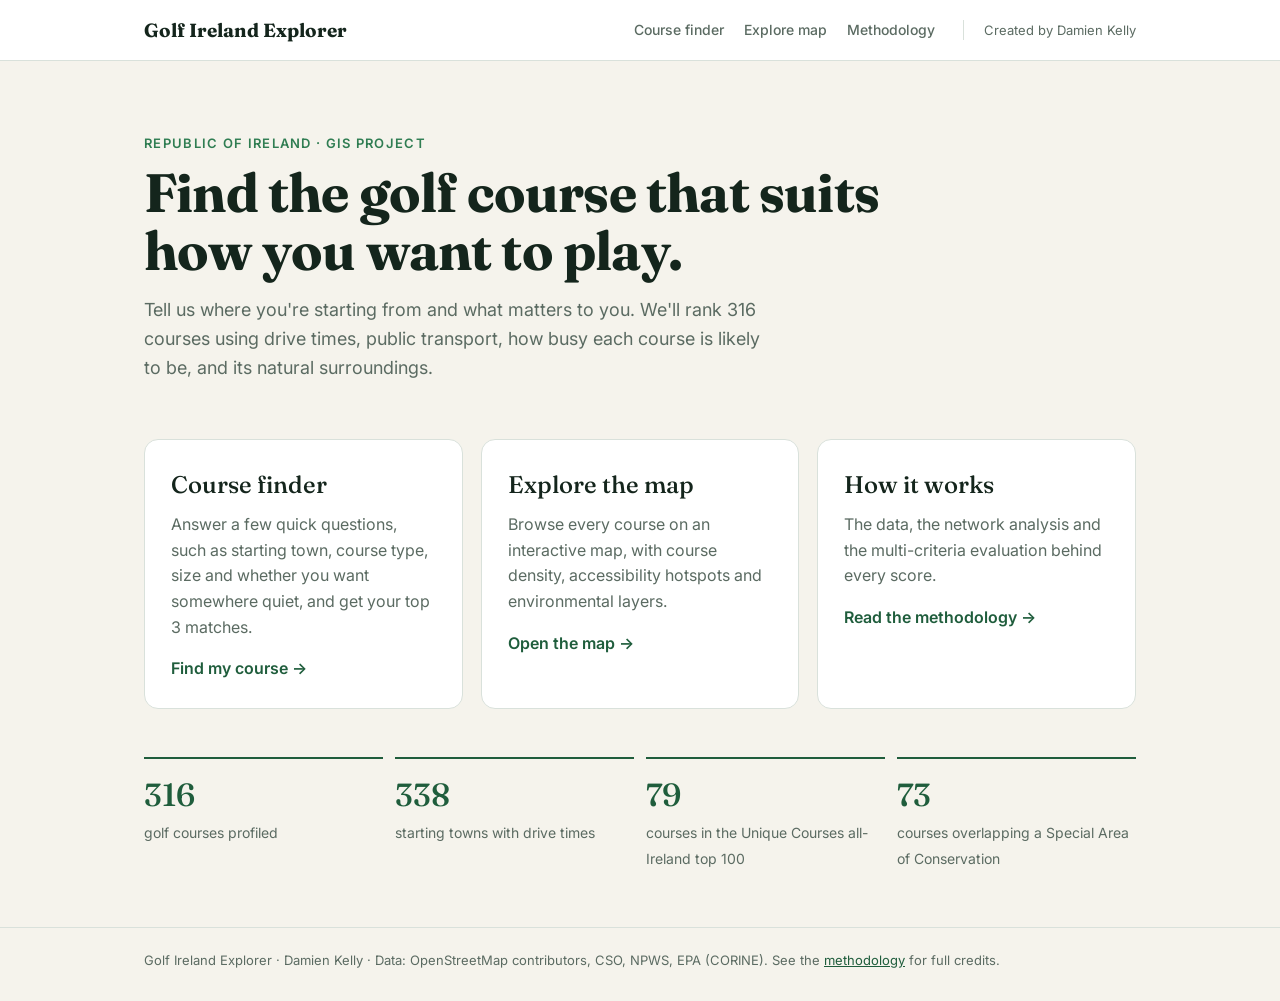
<file: index.html>
<!DOCTYPE html>
<html lang="en">
<head>
<meta charset="utf-8">
<meta name="viewport" content="width=device-width, initial-scale=1">
<title>Golf Ireland Explorer – find the right golf course for you</title>
<meta name="description" content="Find golf courses in the Republic of Ireland by travel time, course type, size, how busy they are and their natural setting.">
<link href="https://fonts.googleapis.com/css2?family=Fraunces:opsz,wght@9..144,500;9..144,700&family=Inter:wght@400;500;600&display=swap" rel="stylesheet">
<link rel="stylesheet" href="style.css">
<style>
  .byline{font-size:13px;color:var(--muted);padding-left:20px;margin-left:4px;border-left:1px solid var(--line);white-space:nowrap}
  @media (max-width:700px){.byline{display:none}}
</style>
</head>
<body>
<header class="topbar"><div class="wrap">
  <a class="brand" href="index.html">Golf Ireland Explorer</a>
  <nav><a href="finder/index.html">Course finder</a><a href="explore/index.html">Explore map</a><a href="method.html">Methodology</a></nav>
  <span class="byline">Created by Damien Kelly</span>
</div></header>

<main class="wrap">
  <section class="hero">
    <div class="k">Republic of Ireland · GIS project</div>
    <h1>Find the golf course that suits how you want to play.</h1>
    <p>Tell us where you're starting from and what matters to you. We'll rank 316 courses using drive times, public transport, how busy each course is likely to be, and its natural surroundings.</p>
  </section>

  <section class="cards">
    <a class="card" href="finder/index.html">
      <h2>Course finder</h2>
      <p>Answer a few quick questions, such as starting town, course type, size and whether you want somewhere quiet, and get your top 3 matches.</p>
      <span class="go">Find my course →</span>
    </a>
    <a class="card" href="explore/index.html">
      <h2>Explore the map</h2>
      <p>Browse every course on an interactive map, with course density, accessibility hotspots and environmental layers.</p>
      <span class="go">Open the map →</span>
    </a>
    <a class="card" href="method.html">
      <h2>How it works</h2>
      <p>The data, the network analysis and the multi-criteria evaluation behind every score.</p>
      <span class="go">Read the methodology →</span>
    </a>
  </section>

  <section class="figures">
    <div><b>316</b><span>golf courses profiled</span></div>
    <div><b>338</b><span>starting towns with drive times</span></div>
    <div><b>79</b><span>courses in the Unique Courses all-Ireland top 100</span></div>
    <div><b>73</b><span>courses overlapping a Special Area of Conservation</span></div>
  </section>
</main>

<footer class="site"><div class="wrap">
  Golf Ireland Explorer · Damien Kelly · Data: OpenStreetMap contributors, CSO, NPWS, EPA (CORINE). See the <a href="method.html#credits">methodology</a> for full credits.
</div></footer>
</body>
</html>
</file>
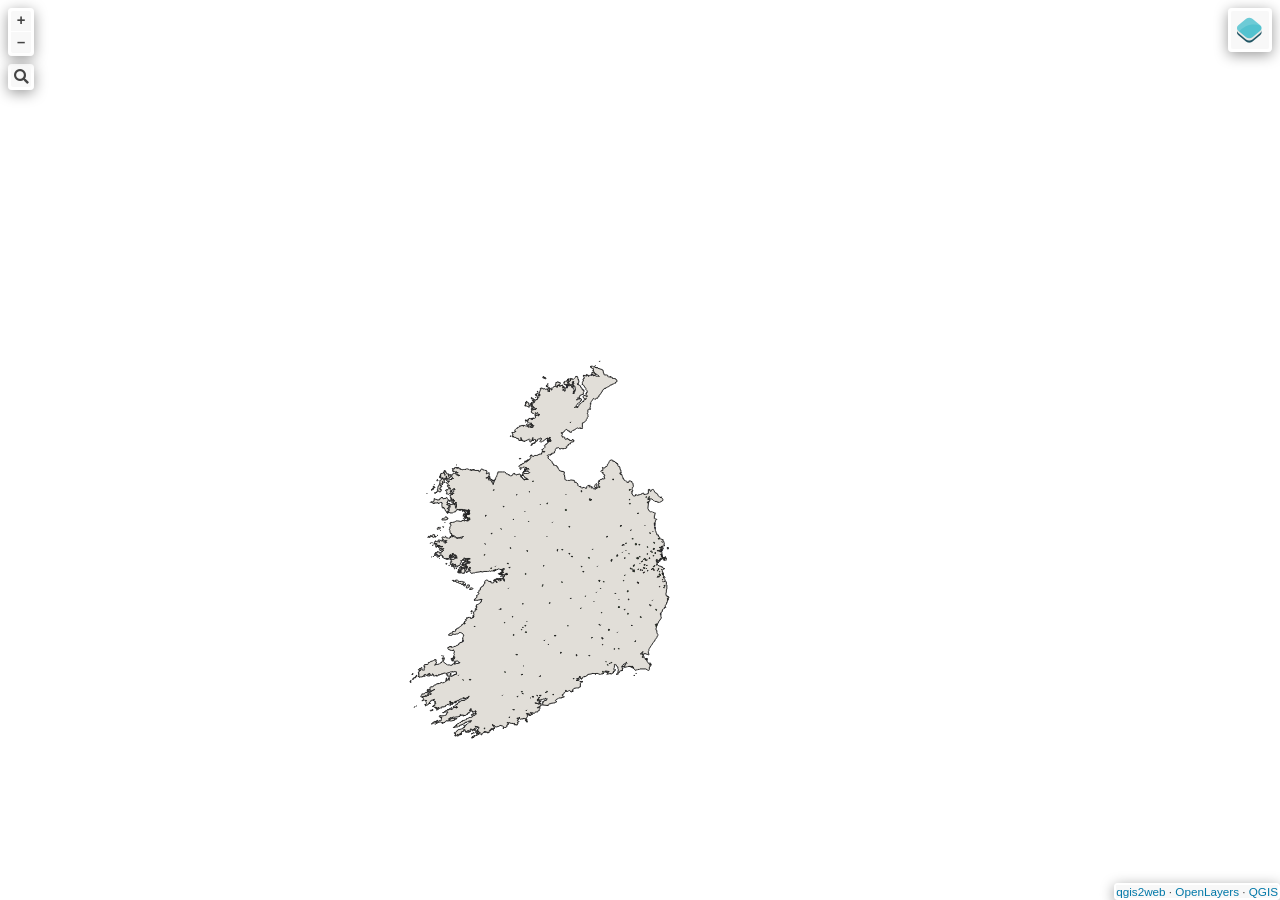
<file: explore/index.html>
<!doctype html>
<html lang="en">
    <head>
        <meta charset="utf-8">
        <meta http-equiv="X-UA-Compatible" content="IE=edge">
        <meta name="viewport" content="initial-scale=1,user-scalable=no,maximum-scale=1,width=device-width">
        <meta name="mobile-web-app-capable" content="yes">
        <meta name="apple-mobile-web-app-capable" content="yes">
        <link rel="stylesheet" href="./resources/ol.css">
        <link rel="stylesheet" href="resources/fontawesome-all.min.css">
        <link href="resources/photon-geocoder-autocomplete.min.css" rel="stylesheet">
        <link rel="stylesheet" href="./resources/ol-layerswitcher.css">
        <link rel="stylesheet" href="./resources/qgis2web.css">
        <style>
        html, body {
            background-color: #ffffff;
        }
        .ol-control > * {
            background-color: #f8f8f8!important;
            color: #444444!important;
            border-radius: 0px;
        }
        .ol-attribution a, .gcd-gl-input::placeholder, .search-layer-input-search::placeholder {
            color: #444444!important;
        }
        .search-layer-input-search {
            background-color: #f8f8f8!important;
        }
        .ol-control > *:focus, .ol-control >*:hover {
            background-color: rgba(248, 248, 248, 0.7)!important;
        } 
        .ol-control {
            background-color: rgba(255,255,255,.4) !important;
            padding: 2px !important;
        } 
        </style>

        <style>
        html, body, #map {
            width: 100%;
            height: 100%;
            padding: 0;
            margin: 0;
        }
        </style>
        <title></title>
    </head>
    <body>
        <div id="map">
            <div id="popup" class="ol-popup">
                <a href="#" id="popup-closer" class="ol-popup-closer"></a>
                <div id="popup-content"></div>
            </div>
        </div>
        <script src="resources/qgis2web_expressions.js"></script>
        <script src="./resources/functions.js"></script>
        <script src="./resources/ol.js"></script>
        <script src="./resources/ol-layerswitcher.js"></script>
        <script src="resources/photon-geocoder-autocomplete.min.js"></script>
        <script src="resources/olms.js"></script>
        <script src="layers/Ireland_Boundary_0.js"></script><script src="layers/GolfCourseMCEgolfcoursep18_1.js"></script>
        <script src="styles/Ireland_Boundary_0_style.js"></script><script src="styles/GolfCourseMCEgolfcoursep18_1_style.js"></script>
        <script src="./layers/layers.js" type="text/javascript"></script> 
        <script src="./resources/Autolinker.min.js"></script>
        <script src="./resources/qgis2web.js"></script>        
    </body>
</html>
</file>
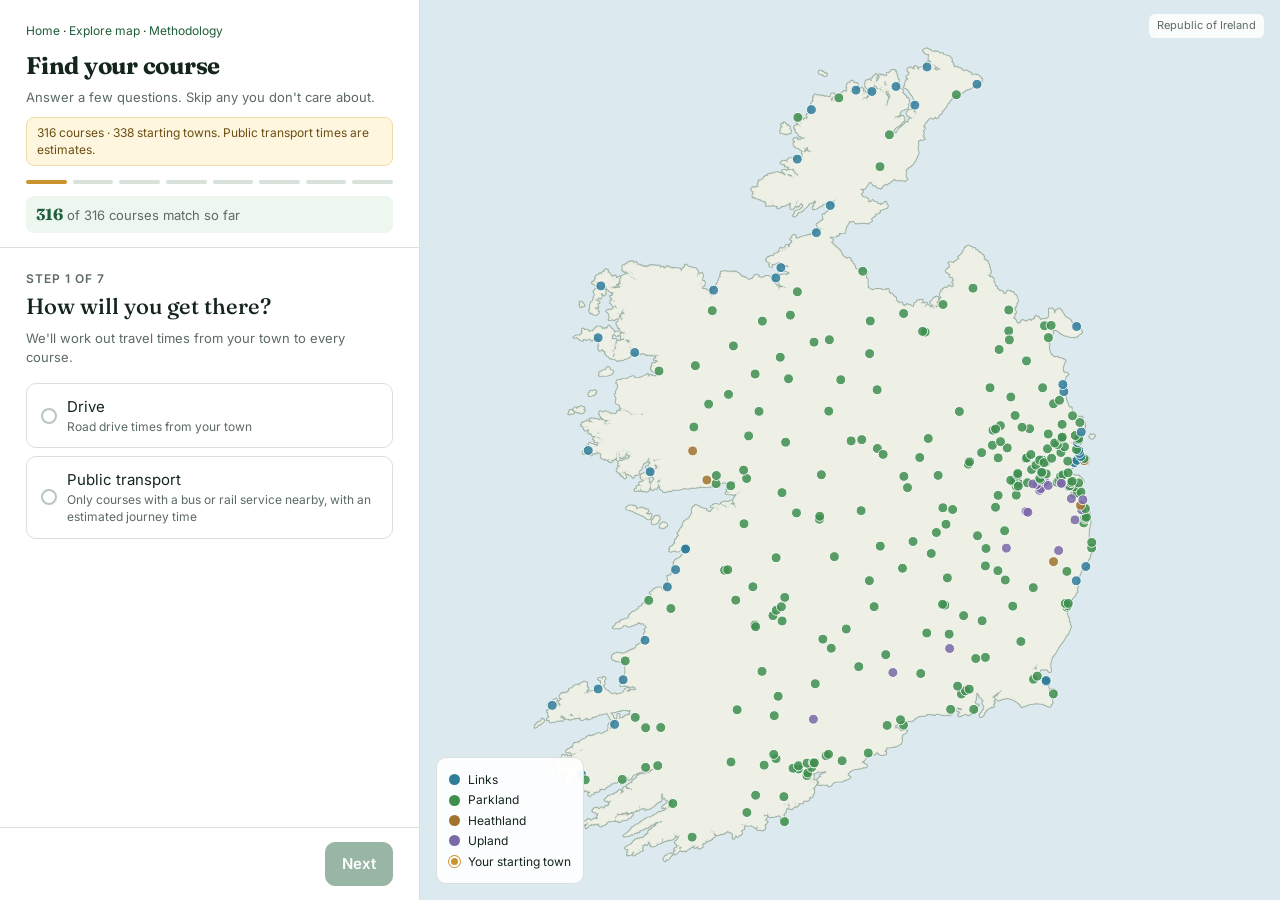
<file: finder/index.html>
<!DOCTYPE html>
<html lang="en">
<head>
<meta charset="utf-8">
<meta name="viewport" content="width=device-width, initial-scale=1">
<title>Course Finder – Golf Ireland Explorer</title>
<link rel="preconnect" href="https://fonts.googleapis.com">
<link href="https://fonts.googleapis.com/css2?family=Fraunces:opsz,wght@9..144,500;9..144,700&family=Inter:wght@400;500;600&display=swap" rel="stylesheet">
<style>
  :root{
    --ink:#14251c; --muted:#5b6b62; --line:#d9e1db; --bg:#f5f3ec; --panel:#ffffff;
    --green:#1f5d3c; --green-2:#2f7d52; --sand:#e9dfc6; --sea:#dce9ee; --land:#eef0e6;
    --gold:#c9932e; --r:12px;
  }
  *{box-sizing:border-box}
  html,body{margin:0;height:100%}
  body{font-family:Inter,system-ui,sans-serif;color:var(--ink);background:var(--bg);font-size:15px;line-height:1.45}
  .app{display:grid;grid-template-columns:420px 1fr;height:100vh}
  @media (max-width:860px){.app{grid-template-columns:1fr;height:auto}.mapwrap{height:70vh}}
  aside{background:var(--panel);border-right:1px solid var(--line);display:flex;flex-direction:column;min-height:0}
  header{padding:22px 26px 14px;border-bottom:1px solid var(--line)}
  h1{font-family:Fraunces,Georgia,serif;font-weight:700;font-size:24px;margin:0 0 4px;letter-spacing:-.01em}
  .sub{color:var(--muted);font-size:13px;margin:0}
  .banner{margin-top:10px;background:#fff6e0;border:1px solid #f0dca8;color:#6b4e12;font-size:12px;padding:6px 10px;border-radius:8px}
  .progress{display:flex;gap:6px;margin-top:14px}
  .progress span{flex:1;height:4px;border-radius:2px;background:var(--line)}
  .progress span.done{background:var(--green-2)} .progress span.now{background:var(--gold)}
  .body{padding:22px 26px;overflow:auto;flex:1}
  .step-k{font-size:12px;text-transform:uppercase;letter-spacing:.08em;color:var(--muted);font-weight:600}
  h2{font-family:Fraunces,Georgia,serif;font-weight:500;font-size:22px;margin:4px 0 6px}
  .hint{color:var(--muted);font-size:13px;margin:0 0 16px}
  label.f{display:block;font-weight:600;font-size:13px;margin:16px 0 6px}
  select{width:100%;padding:10px 12px;border:1px solid var(--line);border-radius:10px;font:inherit;background:#fff}
  input[type=range]{width:100%;accent-color:var(--green)}
  .rangeval{font-family:Fraunces,serif;font-size:20px;color:var(--green)}
  .opts{display:grid;gap:8px}
  .opt{display:flex;align-items:center;gap:10px;padding:12px 14px;border:1px solid var(--line);border-radius:10px;cursor:pointer;background:#fff;text-align:left;font:inherit;color:inherit;width:100%}
  .opt:hover{border-color:#a9bdb0}
  .opt.sel{border-color:var(--green);background:#eef6f0;box-shadow:inset 0 0 0 1px var(--green)}
  .opt small{display:block;color:var(--muted);font-size:12px}
  .dot{width:16px;height:16px;border-radius:50%;border:2px solid #b8c6bd;flex:none}
  .opt.sel .dot{border-color:var(--green);background:radial-gradient(var(--green) 45%,transparent 50%)}
  footer{padding:14px 26px;border-top:1px solid var(--line);display:flex;gap:10px;align-items:center}
  button.btn{font:inherit;font-weight:600;border-radius:10px;padding:10px 16px;cursor:pointer;border:1px solid var(--line);background:#fff;color:var(--ink)}
  button.primary{background:var(--green);color:#fff;border-color:var(--green)}
  button.primary:hover{background:#184c31}
  button.link{border:none;background:none;color:var(--muted);text-decoration:underline;padding:10px 6px}
  .grow{flex:1}
  .card{border:1px solid var(--line);border-radius:var(--r);padding:14px 16px;margin-bottom:12px;cursor:pointer;background:#fff}
  .card.best{border-color:var(--green);box-shadow:0 2px 0 var(--green)}
  .card.active{outline:2px solid var(--gold)}
  .card .top{display:flex;align-items:baseline;gap:10px}
  .badge{width:26px;height:26px;border-radius:50%;background:var(--green);color:#fff;display:grid;place-items:center;font-weight:700;font-size:13px;flex:none}
  .card:not(.best) .badge{background:#7a8e82}
  .card h3{margin:0;font-size:16px;flex:1}
  .score{font-family:Fraunces,serif;font-size:22px;color:var(--green)}
  .score small{font-size:12px;color:var(--muted);font-family:Inter}
  .tags{display:flex;flex-wrap:wrap;gap:6px;margin:8px 0 4px}
  .tag{font-size:12px;background:var(--bg);border:1px solid var(--line);border-radius:999px;padding:2px 9px}
  .why{font-size:13px;color:var(--muted);margin:6px 0 0}
  details{margin-top:8px;font-size:12px;color:var(--muted)}
  details table{width:100%;border-collapse:collapse;margin-top:6px}
  details td{padding:3px 0;border-bottom:1px dashed var(--line)} details td:last-child{text-align:right}
  .bar{height:6px;background:var(--line);border-radius:3px;overflow:hidden;margin-top:8px}
  .bar i{display:block;height:100%;background:linear-gradient(90deg,var(--green-2),var(--green))}
  .summary{font-size:13px;background:var(--bg);border-radius:10px;padding:10px 12px;margin-bottom:14px}
  .empty{padding:16px;border:1px dashed #c9b98f;border-radius:10px;background:#fffaf0;font-size:14px}
  .stats{display:grid;grid-template-columns:repeat(3,1fr);gap:6px;margin:10px 0 2px}
  .stats div{background:var(--bg);border-radius:8px;padding:7px 8px;line-height:1.2}
  .stats b{display:block;font-size:14px;font-weight:600;color:var(--ink)}
  .stats span{font-size:11px;color:var(--muted)}
  details table td:first-child{padding-right:10px}
  .cmp-h{font-family:Fraunces,Georgia,serif;font-weight:500;font-size:18px;margin:18px 0 8px}
  .cmp{width:100%;border-collapse:collapse;font-size:12.5px;background:#fff;border:1px solid var(--line);border-radius:10px;overflow:hidden}
  .cmp th,.cmp td{padding:6px 8px;border-bottom:1px solid var(--line);text-align:center}
  .cmp td:first-child{text-align:left;color:var(--muted)}
  .cmp tr:last-child td{border-bottom:none}
  .badge.sm{width:20px;height:20px;font-size:11px;margin:0 auto}
  .live{margin-top:12px;font-size:13px;color:var(--muted);background:#eef6f0;border-radius:8px;padding:7px 10px}
  .live b{color:var(--green);font-size:16px;font-family:Fraunces,Georgia,serif}
  .live.zero{background:#fff6e0} .live.zero b{color:#a5521b}
  nav.mini{font-size:12px;margin-bottom:10px} nav.mini a{color:var(--green);text-decoration:none} nav.mini a:hover{text-decoration:underline}
  .mapwrap{position:relative;background:var(--sea);min-height:0}
  svg{width:100%;height:100%;display:block}
  .legend{position:absolute;left:16px;bottom:16px;background:rgba(255,255,255,.93);border:1px solid var(--line);border-radius:10px;padding:10px 12px;font-size:12px}
  .legend div{display:flex;align-items:center;gap:8px;margin:3px 0}
  .lg{width:11px;height:11px;border-radius:50%;display:inline-block}
  .maplabel{position:absolute;right:16px;top:14px;font-size:11px;color:var(--muted);background:rgba(255,255,255,.85);padding:4px 8px;border-radius:6px}
  .tip{position:absolute;pointer-events:none;background:#14251c;color:#fff;font-size:12px;padding:6px 9px;border-radius:7px;transform:translate(-50%,-130%);white-space:nowrap;display:none}
</style>
</head>
<body>
<div class="app">
  <aside>
    <header>
      <nav class="mini"><a href="../index.html">Home</a> · <a href="../explore/index.html">Explore map</a> · <a href="../method.html">Methodology</a></nav>
      <h1>Find your course</h1>
      <p class="sub">Answer a few questions. Skip any you don't care about.</p>
      <div class="banner">316 courses · 338 starting towns. Public transport times are estimates.</div>
      <div class="progress" id="progress"></div>
      <div class="live" id="live"></div>
    </header>
    <div class="body" id="body"></div>
    <footer id="footer"></footer>
  </aside>
  <div class="mapwrap" id="mapwrap">
    <svg id="map" viewBox="0 0 600 720" preserveAspectRatio="xMidYMid meet" aria-label="Map of Ireland showing golf courses"></svg>
    <div class="legend">
      <div><span class="lg" style="background:#2f7d9a"></span>Links</div>
      <div><span class="lg" style="background:#3f8f4f"></span>Parkland</div>
      <div><span class="lg" style="background:#a0742f"></span>Heathland</div>
      <div><span class="lg" style="background:#7b6aa8"></span>Upland</div>
      <div><span class="lg" style="background:#c9932e;border:2px solid #fff;box-shadow:0 0 0 1px #c9932e"></span>Your starting town</div>
    </div>
    <div class="maplabel">Republic of Ireland</div>
    <div class="tip" id="tip"></div>
  </div>
</div>

<script src="data.js"></script>
<script src="outline.js"></script>
<script src="finder.js"></script>
</body>
</html>
</file>
<file: style.css>
/* Shared styles for the home and methodology pages (the finder has its own built-in styles) */
:root{
  --ink:#14251c; --muted:#5b6b62; --line:#d9e1db; --bg:#f5f3ec; --panel:#fff;
  --green:#1f5d3c; --green-2:#2f7d52; --gold:#c9932e; --sea:#dce9ee;
}
*{box-sizing:border-box}
body{margin:0;font-family:Inter,system-ui,sans-serif;color:var(--ink);background:var(--bg);font-size:16px;line-height:1.6}
a{color:var(--green)}
.wrap{max-width:1040px;margin:0 auto;padding:0 24px}

/* top bar */
.topbar{background:var(--panel);border-bottom:1px solid var(--line)}
.topbar .wrap{display:flex;align-items:center;gap:24px;height:60px}
.brand{font-family:Fraunces,Georgia,serif;font-weight:700;font-size:19px;color:var(--ink);text-decoration:none;flex:1}
.topbar nav a{color:var(--muted);text-decoration:none;font-size:14px;font-weight:500;margin-left:20px}
.topbar nav a:hover,.topbar nav a.on{color:var(--green)}

/* home hero */
.hero{padding:72px 0 48px}
.hero .k{font-size:13px;text-transform:uppercase;letter-spacing:.1em;color:var(--green-2);font-weight:600}
.hero h1{font-family:Fraunces,Georgia,serif;font-weight:700;font-size:clamp(34px,5vw,54px);line-height:1.08;margin:10px 0 16px;letter-spacing:-.015em;max-width:760px}
.hero p{font-size:18px;color:var(--muted);max-width:620px;margin:0}

.cards{display:grid;grid-template-columns:repeat(auto-fit,minmax(280px,1fr));gap:18px;margin:8px 0 48px}
.card{background:var(--panel);border:1px solid var(--line);border-radius:14px;padding:26px;text-decoration:none;color:inherit;display:block;transition:border-color .15s, transform .15s}
.card:hover{border-color:var(--green);transform:translateY(-2px)}
.card h2{font-family:Fraunces,Georgia,serif;font-weight:500;font-size:24px;margin:0 0 8px}
.card p{color:var(--muted);margin:0 0 16px}
.card .go{font-weight:600;color:var(--green)}

.figures{display:grid;grid-template-columns:repeat(auto-fit,minmax(170px,1fr));gap:12px;margin-bottom:56px}
.figures div{border-top:2px solid var(--green);padding-top:10px}
.figures b{display:block;font-family:Fraunces,Georgia,serif;font-size:32px;font-weight:500;color:var(--green)}
.figures span{color:var(--muted);font-size:14px}

/* methodology */
.doc{background:var(--panel);border:1px solid var(--line);border-radius:14px;padding:40px 48px;margin:40px auto 56px;max-width:820px}
.doc h1{font-family:Fraunces,Georgia,serif;font-size:36px;margin:0 0 6px}
.doc h2{font-family:Fraunces,Georgia,serif;font-weight:500;font-size:24px;margin:36px 0 8px;padding-top:12px;border-top:1px solid var(--line)}
.doc .lead{color:var(--muted);font-size:17px}
.doc table{width:100%;border-collapse:collapse;font-size:14px;margin:12px 0}
.doc th,.doc td{text-align:left;padding:8px 10px;border-bottom:1px solid var(--line);vertical-align:top}
.doc th{background:var(--bg)}
.doc code,.doc pre{background:var(--bg);border-radius:6px;font-size:14px}
.doc code{padding:1px 5px}
.doc pre{padding:12px 14px;overflow:auto}
.doc figure{margin:18px 0}
.doc figure img{width:100%;border:1px solid var(--line);border-radius:10px}
.doc figcaption{font-size:13px;color:var(--muted);margin-top:6px}
.todo{background:#fff6e0;border:1px dashed #d9b866;border-radius:8px;padding:10px 14px;color:#6b4e12;font-size:14px}
.placeholder{aspect-ratio:16/10;background:var(--sea);border:1px dashed #9fb3a6;border-radius:10px;display:grid;place-items:center;color:var(--muted);font-size:14px}
.toc{columns:2;font-size:14px;padding-left:18px}
@media (max-width:640px){.doc{padding:26px 20px}.toc{columns:1}}

footer.site{border-top:1px solid var(--line);color:var(--muted);font-size:13px;padding:22px 0 30px}
</file>
<file: explore/resources/ol.css>
.ol-box{box-sizing:border-box;border-radius:2px;border:2px solid #00f}.ol-mouse-position{top:8px;right:8px;position:absolute}.ol-scale-line{background:rgba(0,60,136,.3);border-radius:4px;bottom:8px;left:8px;padding:2px;position:absolute}.ol-scale-line-inner{border:1px solid #eee;border-top:none;color:#eee;font-size:10px;text-align:center;margin:1px;will-change:contents,width;transition:all .25s}.ol-scale-bar{position:absolute;bottom:8px;left:8px}.ol-scale-step-marker{width:1px;height:15px;background-color:#000;float:right;z-Index:10}.ol-scale-step-text{position:absolute;bottom:-5px;font-size:12px;z-Index:11;color:#000;text-shadow:-2px 0 #fff,0 2px #fff,2px 0 #fff,0 -2px #fff}.ol-scale-text{position:absolute;font-size:14px;text-align:center;bottom:25px;color:#000;text-shadow:-2px 0 #fff,0 2px #fff,2px 0 #fff,0 -2px #fff}.ol-scale-singlebar{position:relative;height:10px;z-Index:9;box-sizing:border-box;border:1px solid #000}.ol-unsupported{display:none}.ol-unselectable,.ol-viewport{-webkit-touch-callout:none;-webkit-user-select:none;-moz-user-select:none;-ms-user-select:none;user-select:none;-webkit-tap-highlight-color:transparent}.ol-selectable{-webkit-touch-callout:default;-webkit-user-select:text;-moz-user-select:text;-ms-user-select:text;user-select:text}.ol-grabbing{cursor:-webkit-grabbing;cursor:-moz-grabbing;cursor:grabbing}.ol-grab{cursor:move;cursor:-webkit-grab;cursor:-moz-grab;cursor:grab}.ol-control{position:absolute;background-color:rgba(255,255,255,.4);border-radius:4px;padding:2px}.ol-control:hover{background-color:rgba(255,255,255,.6)}.ol-zoom{top:.5em;left:.5em}.ol-rotate{top:.5em;right:.5em;transition:opacity .25s linear,visibility 0s linear}.ol-rotate.ol-hidden{opacity:0;visibility:hidden;transition:opacity .25s linear,visibility 0s linear .25s}.ol-zoom-extent{top:4.643em;left:.5em}.ol-full-screen{right:.5em;top:.5em}.ol-control button{display:block;margin:1px;padding:0;color:#fff;font-size:1.14em;font-weight:700;text-decoration:none;text-align:center;height:1.375em;width:1.375em;line-height:.4em;background-color:rgba(0,60,136,.5);border:none;border-radius:2px}.ol-control button::-moz-focus-inner{border:none;padding:0}.ol-zoom-extent button{line-height:1.4em}.ol-compass{display:block;font-weight:400;font-size:1.2em;will-change:transform}.ol-touch .ol-control button{font-size:1.5em}.ol-touch .ol-zoom-extent{top:5.5em}.ol-control button:focus,.ol-control button:hover{text-decoration:none;background-color:rgba(0,60,136,.7)}.ol-zoom .ol-zoom-in{border-radius:2px 2px 0 0}.ol-zoom .ol-zoom-out{border-radius:0 0 2px 2px}.ol-attribution{text-align:right;bottom:.5em;right:.5em;max-width:calc(100% - 1.3em)}.ol-attribution ul{margin:0;padding:0 .5em;color:#000;text-shadow:0 0 2px #fff}.ol-attribution li{display:inline;list-style:none}.ol-attribution li:not(:last-child):after{content:" "}.ol-attribution img{max-height:2em;max-width:inherit;vertical-align:middle}.ol-attribution button,.ol-attribution ul{display:inline-block}.ol-attribution.ol-collapsed ul{display:none}.ol-attribution:not(.ol-collapsed){background:rgba(255,255,255,.8)}.ol-attribution.ol-uncollapsible{bottom:0;right:0;border-radius:4px 0 0}.ol-attribution.ol-uncollapsible img{margin-top:-.2em;max-height:1.6em}.ol-attribution.ol-uncollapsible button{display:none}.ol-zoomslider{top:4.5em;left:.5em;height:200px}.ol-zoomslider button{position:relative;height:10px}.ol-touch .ol-zoomslider{top:5.5em}.ol-overviewmap{left:.5em;bottom:.5em}.ol-overviewmap.ol-uncollapsible{bottom:0;left:0;border-radius:0 4px 0 0}.ol-overviewmap .ol-overviewmap-map,.ol-overviewmap button{display:inline-block}.ol-overviewmap .ol-overviewmap-map{border:1px solid #7b98bc;height:150px;margin:2px;width:150px}.ol-overviewmap:not(.ol-collapsed) button{bottom:1px;left:2px;position:absolute}.ol-overviewmap.ol-collapsed .ol-overviewmap-map,.ol-overviewmap.ol-uncollapsible button{display:none}.ol-overviewmap:not(.ol-collapsed){background:rgba(255,255,255,.8)}.ol-overviewmap-box{border:2px dotted rgba(0,60,136,.7)}.ol-overviewmap .ol-overviewmap-box:hover{cursor:move}
/*# sourceMappingURL=ol.css.map */
</file>
<file: explore/resources/ol-layerswitcher.css>
.layer-switcher {
  position: absolute;
  top: 3.5em;
  right: 0.5em;
  text-align: left;
}

.layer-switcher .panel {
  margin: 0;
  border: 4px solid #eee;
  border-radius: 4px;
  background-color: white;
  display: none;
  max-height: inherit;
  height: 100%;
  box-sizing: border-box;
  overflow-y: auto;
}

.layer-switcher button {
  float: right;
  z-index: 1;
  width: 38px;
  height: 38px;
  background-image: url('[data-uri]')
    /*logo.png*/;
  background-repeat: no-repeat;
  background-position: 2px;
  background-color: white;
  color: black;
  border: none;
}

.layer-switcher button:focus,
.layer-switcher button:hover {
  background-color: white;
}

.layer-switcher.shown {
  overflow-y: hidden;
  display: flex;
  flex-direction: column;
  max-height: calc(100% - 5.5em);
}

.layer-switcher.shown.ol-control {
  background-color: transparent;
}

.layer-switcher.shown.ol-control:hover {
  background-color: transparent;
}
.layer-switcher.shown .panel {
  display: block;
}

.layer-switcher.shown button {
  display: none;
}

.layer-switcher.shown.layer-switcher-activation-mode-click > button {
  display: block;
  background-image: unset;
  right: 2px;
  position: absolute;
  background-color: #eee;
  margin: 1px;
}

.layer-switcher.shown button:focus,
.layer-switcher.shown button:hover {
  background-color: #fafafa;
}

.layer-switcher ul {
  list-style: none;
  margin: 1.6em 0.4em;
  padding-left: 0;
}
.layer-switcher ul ul {
  padding-left: 1.2em;
  margin: 0.1em 0 0 0;
}
.layer-switcher li.group + li.group {
  margin-top: 0.4em;
}
.layer-switcher li.group + li.layer-switcher-base-group {
}

.layer-switcher li.group > label {
  font-weight: bold;
}

.layer-switcher.layer-switcher-group-select-style-none li.group > label {
  padding-left: 1.2em;
}

.layer-switcher li {
  position: relative;
  margin-top: 0.3em;
}

.layer-switcher li input {
  position: absolute;
  left: 1.2em;
  height: 1em;
  width: 1em;
  font-size: 1em;
}
.layer-switcher li label {
  padding-left: 2.7em;
  padding-right: 1.2em;
  display: inline-block;
  margin-top: 1px;
}

.layer-switcher label.disabled {
  opacity: 0.4;
}

.layer-switcher input {
  margin: 0px;
}

.layer-switcher.touch ::-webkit-scrollbar {
  width: 4px;
}

.layer-switcher.touch ::-webkit-scrollbar-track {
  -webkit-box-shadow: inset 0 0 6px rgba(0, 0, 0, 0.3);
  border-radius: 10px;
}

.layer-switcher.touch ::-webkit-scrollbar-thumb {
  border-radius: 10px;
  -webkit-box-shadow: inset 0 0 6px rgba(0, 0, 0, 0.5);
}

li.layer-switcher-base-group > label {
  padding-left: 1.2em;
}

.layer-switcher .group button {
  position: absolute;
  left: 0;
  display: inline-block;
  vertical-align: top;
  float: none;
  font-size: 1em;
  width: 1em;
  height: 1em;
  margin: 0;
  background-position: center 2px;
  background-image: url('[data-uri]');
  -webkit-transition: -webkit-transform 0.2s ease-in-out;
  -ms-transition: -ms-transform 0.2s ease-in-out;
  transition: transform 0.2s ease-in-out;
}

.layer-switcher .group.layer-switcher-close button {
  transform: rotate(-90deg);
  -webkit-transform: rotate(-90deg);
}

.layer-switcher .group.layer-switcher-fold.layer-switcher-close > ul {
  overflow: hidden;
  height: 0;
}

/*layerswitcher on the right*/
.layer-switcher.shown.layer-switcher-activation-mode-click {
  padding-left: 34px;
}
.layer-switcher.shown.layer-switcher-activation-mode-click > button {
  left: 0;
  border-right: 0;
}

/*layerswitcher on the left*/
/*
.layer-switcher.shown.layer-switcher-activation-mode-click {
  padding-right: 34px;
}
.layer-switcher.shown.layer-switcher-activation-mode-click > button {
  right: 0;
  border-left: 0;
}
*/
</file>
<file: explore/resources/qgis2web.css>
html, body {
    height: 100%;
    padding: 0;
    margin: 0;
    font-family: sans-serif;
    font-size: small;
}


#map {
    width: 100%;
    height: 100%;
}

.ol-control {
	clear: both;
	box-shadow: 0 3px 14px rgba(0, 0, 0, 0.4);
}

.ol-selectable {
	z-index: 3;
}

.ol-popup {
    display: none;
    position: absolute;
    background-color: white;
    padding: 15px;
	border-radius: 10px;
    bottom: 10px;
    left: 50%;
    transform: translateX(-50%);
	box-shadow: 0 3px 14px rgba(0,0,0,0.4);
}

.ol-popup:after, .ol-popup:before {
    top: 100%;
    border: solid transparent;
    content: " ";
    position: absolute;
}

.ol-popup:after {
    border-top-color: white;
    border-width: 10px;
    left: 50%;
    margin-left: -10px;
}

.ol-popup:before {
    border-top-color: #cccccc;
    border-width: 11px;
    left: 50%;
    margin-left: -11px;
}

.ol-popup-closer {
	text-decoration: none;
    position: absolute;
    top: 4px;
    right: 4px;
    text-align: center;
    width: 19px;
    color: #999;
    font-family: cursive;
    font-weight: bold;
}

.ol-popup-closer:after {
    content: "X";
}

#popup-content {
	font-size: 12px;
    line-height: 1.2;
    margin-top: 5px;
	max-height: 70vh;
	max-width: 70vw;
	overflow: auto;
}

#popup-content ul {
    list-style-type: none;
    padding-left: 0;
	margin: unset;
}

#popup-content li {
    margin-bottom:0.25em;
}

#popup-content>ul>li>a {
    position: relative;
    display: block;
    padding: 2px;
    border-bottom: 1px solid #666;
    font-size: 12.5px;
}

#popup-content>table {
    font-size: 11.4px;
}

.roller-switcher {
	background-image: url(lds-roller.gif);
	background-size: contain;
	height: 19px;
	width: 19px;
	display: inline-block;
}

th, td {
    vertical-align: top;
    text-align: left;
	color: #333;
}

th {
	min-width: 100px;
}
td {
	min-width: 100px;
}

td img {
	max-height: 50vh!important;
	max-width: 50vw!important;
}

td video {
	max-height: 50vh!important;
	max-width: 50vw!important;
}

.ol-overlaycontainer-stopevent #top-right-container .layer-switcher:hover ~ .ol-overlaycontainer-stopevent .ol-overlay-container .ol-popup {
    display: none!important;
}


#top-left-container {
    position: absolute;
    left: 0;
    top: 0;
}
#bottom-left-container {
    position: absolute;
    left: 0;
    bottom: 0;
}
#top-right-container {
    position: absolute;
    right: 0;
    top: 0;
    display: contents;
}
#bottom-right-container {
    position: absolute;
    right: 0;
    bottom: 0;
}

.top-left-title, .top-left-abstract  {
    position: relative;
    float: left;
    margin-top: 8px;
    margin-left: 8px;
}
.bottom-left-title, .bottom-left-abstract  {
    position: relative;
    float: left;
    margin-bottom: 8px;
    margin-left: 8px;
}
.top-right-title, .top-right-abstract  {
    position: relative;
    float: right;
    margin-top: 8px;
    margin-right: 8px;
}
.bottom-right-title, .bottom-right-abstract  {
    position: relative;
    float: right;
    margin-bottom: 8px;
    margin-right: 8px;
}


.project-title  {
    margin: 1px;
    padding: 5px;
}

#abstract {
    max-width: 30%;
}
.ol-touch #abstract {
    max-width: 50%;
}

.project-abstract {
    font: bold 18px 'Lucida Console', Monaco, monospace;
    width: 20px;
    height: 20px;
    display: block;
    text-align: center;
    cursor: pointer;
    padding: 3px;
    
}

.project-abstract-uncollapsed {
    width: auto;
    height: auto;
    display: block;
    padding: 3px;
    cursor: default;
    margin: 1px;
}


.ol-zoom {
	position: relative;
    float: left;
    top: unset;
    left: unset;
    margin-top: 8px;
    margin-left: 8px;
}


/* measurement */
.measure-control {
	position: relative;
    float: left;
    top: unset !important;
    left: unset !important;
    margin-top: 8px;
    margin-left: 8px;
	display: flex;
}

.tooltip {
    position: relative;
    background: rgba(0, 0, 0, 0.5);
    border-radius: 4px;
    color: white;
    padding: 4px 8px;
    opacity: 0.7;
    white-space: nowrap;
  }
  .tooltip-measure {
    opacity: 1;
    font-weight: bold;
  }
  .tooltip-static {
    background-color: #ffcc33;
    color: black;
    border: 1px solid white;
  }
  .tooltip-measure:before,
  .tooltip-static:before {
    border-top: 6px solid rgba(0, 0, 0, 0.5);
    border-right: 6px solid transparent;
    border-left: 6px solid transparent;
    content: "";
    position: absolute;
    bottom: -6px;
    margin-left: -7px;
    left: 50%;
  }
  .tooltip-static:before {
    border-top-color: #ffcc33;
  }
  .ol-touch .measure-control {
    top: 130px;
  }
  .measure-control label {
    padding: 1px;
    padding-right: 4px;
  }


 .geolocate {
 position: relative !important;
 float: left;
 top: unset !important;
 left: unset !important;
 margin-top: 8px;
 margin-left: 8px;
}


.ol-geocoder.gcd-gl-container {
    position: relative !important;
    float: left !important;
    top: unset;
    left: unset;
	margin-top: 8px;
    margin-left: 8px;
    clear: both;
}
.gcd-gl-control {
	position: relative !important;
}
.gcd-gl-control button:after{
	display: none;
}

.search-layer {
	position: relative !important;
    float: left;
    top: unset !important;
    left: unset !important;
    margin-top: 8px;
    margin-left: 8px;
}

.search-layer-input-search {
    width: 144px;
    top: 3px;
    padding: 3px;
}

.search-layer-input-search:after{
    left: 27px;
    width: 139px;
    top: 0px;
    padding: 4px;
    border: 3px solid rgba(255,255,255,.4) !important;
}

.ol-scale-line {
    background: none !important;
    position: relative;
    float: left;
    bottom: unset;
    left: unset;
    margin-bottom: 8px;
    margin-left: 8px;
}
.ol-scale-line-inner {
    border: 2px solid ;
    border-top: none ;
    background: rgba(255, 255, 255, 0.5);
    color: black;
	margin: unset;
}

.layer-switcher {
    position: relative;
    float: right;
    top: unset;
    right: 0;
    bottom: unset!important;
    margin-top: 8px;
    margin-right: 8px;
	padding: 3px;
	background-color: rgba(255,255,255,.4)!important;
}

.layer-switcher:hover{
	background-color: rgba(255, 255, 255, .6)!important;
}

.layer-switcher .panel {
	border: unset;
	border-radius: unset;
    float: right;
    width: fit-content;
	margin: 1px;
	max-height: calc(100vh - 200px);
    box-sizing: unset;
}

.layer-switcher.shown{
    align-items: flex-end;
}

.layer-switcher.shown.layer-switcher-activation-mode-click > button {
    position: relative;
	border-radius: 5px;
	font-size: x-large;
	font-family: serif;
    z-index: 2;
}

.layer-switcher img {
    max-width: 22px;
    max-height: 22px;
}


.ol-attribution {
	display: none;
}
.bottom-attribution {
	float: right;
	position: relative;
	display: flex;
    font-size: 0.9rem;
	}
.bottom-attribution a {
	color:#0078A8;
    text-decoration: none;
	}
.bottom-attribution a:hover {
    text-decoration: underline;
    }
.bottom-attribution button {
	display: none;
	}
.bottom-attribution ul {
	padding: unset;
	margin: unset;
	display: flex;
	list-style: none;
	} 	
.bottom-attribution > li {
	padding-left: 8px !important;
	list-style: none;	
	}

.fa-exclamation-triangle {
    color: orangered;
	font-size: 15px;
}
</file>
<file: explore/resources/photon-geocoder-autocomplete.min.css>
ul.photon-autocomplete {
    position: absolute;
    background-color: white;
    max-width: fit-content;
    z-index: 1000;
    box-shadow: 0 4px 9px #999999;
    display: none;
    margin: 0; /* Remove margins */
    list-style-type: none; /* Remove bullets */
    padding: 0; /* Remove padding */
    font-family: Arial, sans-serif;
    height: 200px;
    overflow:hidden;
    overflow-y: scroll;
    scrollbar-width: none;
}
.photon-autocomplete li {
    min-height: 20px;
    line-height: 1em;
    padding: 5px 10px;
    overflow: hidden;
    /* white-space: nowrap; */
    word-wrap: break-word;
    overflow-wrap: break-word;
    word-break: break-word;
    font-size: 1em;
}
.photon-autocomplete li strong {
    display: block;
    
}
.photon-geocoder-autocomplete{
    position: relative !important;
    float: left !important;
    top: unset;
    left: unset;
    margin-top: 8px;
    margin-left: 8px;
    clear: both;
}
.photon-autocomplete li.on {
    background-color: #ff8c9d;
    cursor: pointer;
}
.photon-autocomplete li.photon-no-result {
    text-align: center;
    color: #666;
    font-size: 0.9em;
    line-height: 20px;
    width: fit-content;
    block-size: fit-content;
}
.photon-autocomplete .photon-feedback {
    display: block;
    text-align: right;
    font-size: 0.8em;
    padding: 3px;
    color: #999;
    border-top: 1px solid #eee;
}
.photon-input{border-radius: 10px;}
.photon-input:focus {
    width: 400px;
    border-radius: 10px;
}
@media all and (max-width:500px){
    #map .photon-input:focus {
        width: 300px;
        border-radius: 10px;
    }
}
@media all and (max-width:400px){
    #map ul.photon-autocomplete {
        position: relative;
        background-color: white;
        max-width: 400;
        z-index: 1000;
        box-shadow: 0 4px 9px #999999;
        display: none;
        margin: 0; /* Remove margins */
        list-style-type: none; /* Remove bullets */
        padding: 0; /* Remove padding */
        font-family: Arial, sans-serif;
    }
    #map .photon-input:focus {
        width: 200px;
        border-radius: 10px;
    }
}
@media all and (max-width:280px){
    #map .photon-input:focus {
        width: 150px;
        border-radius: 10px;
    }
}
</file>
